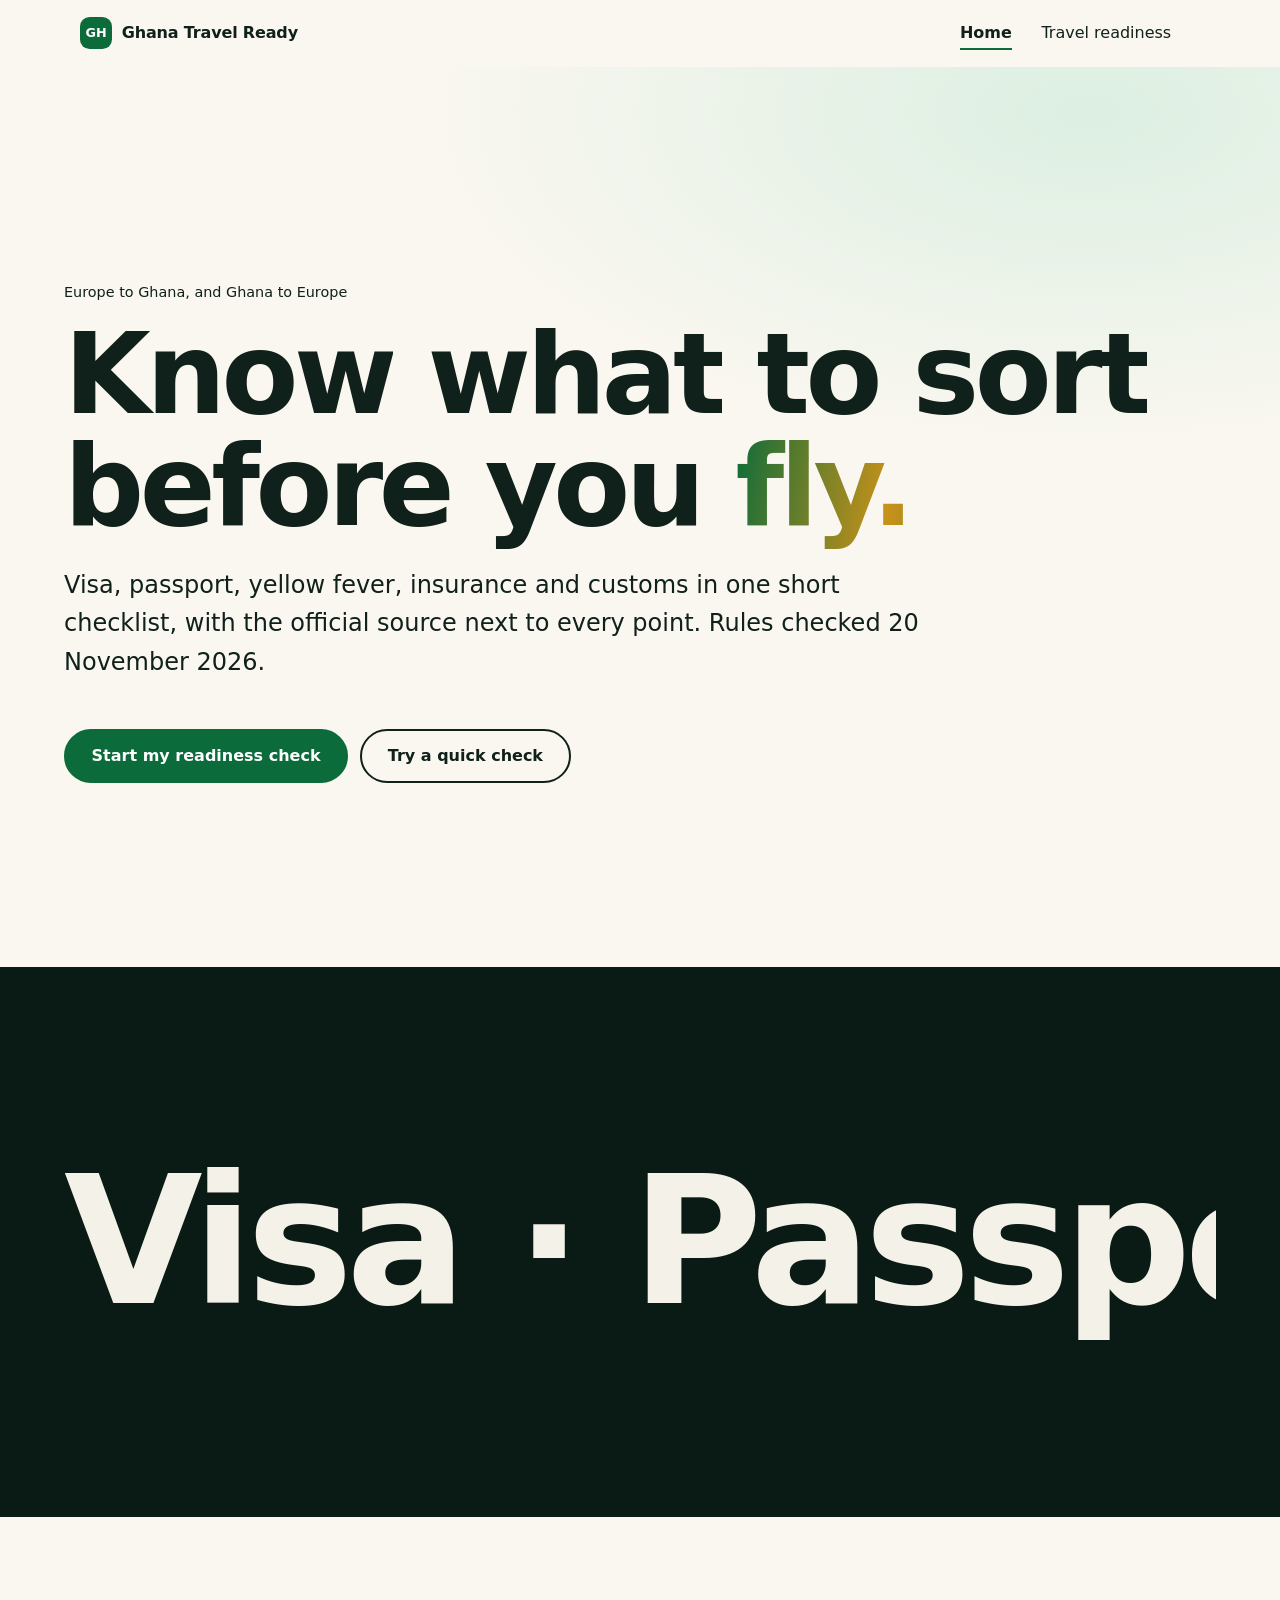
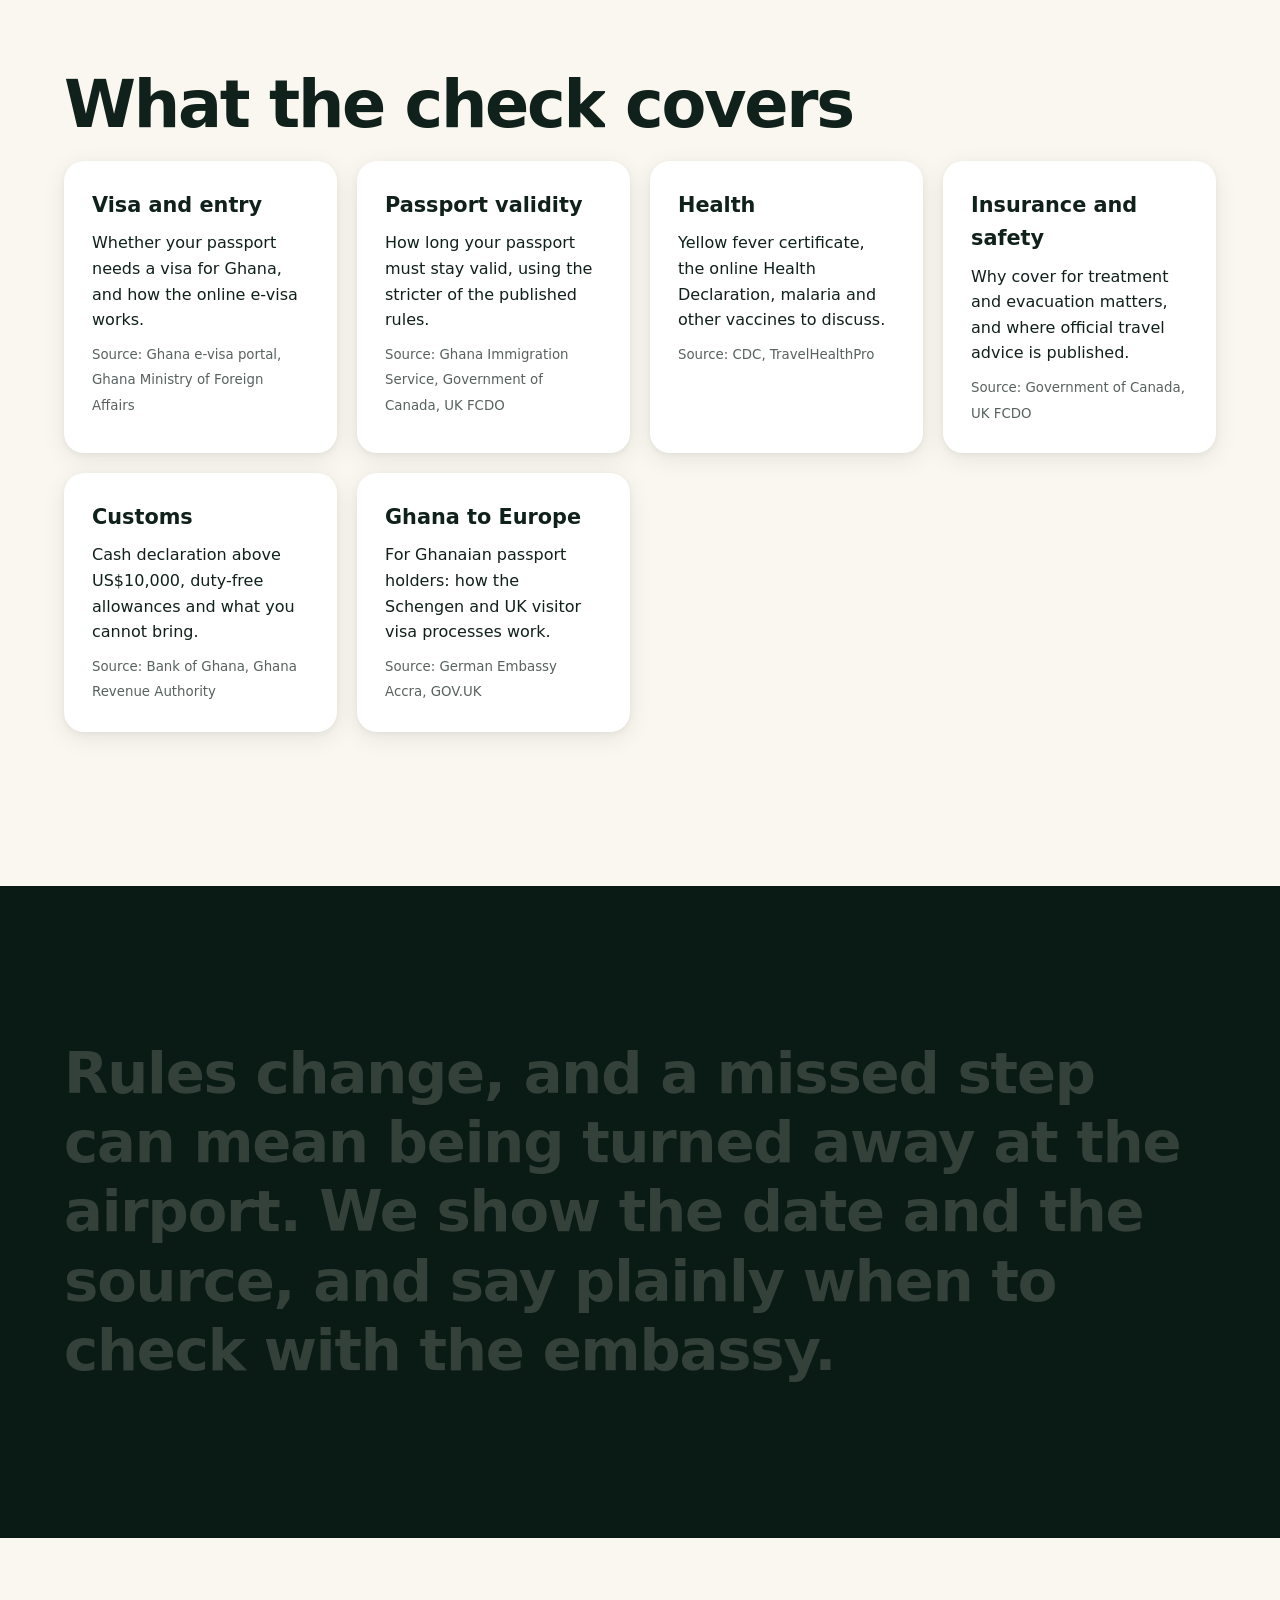
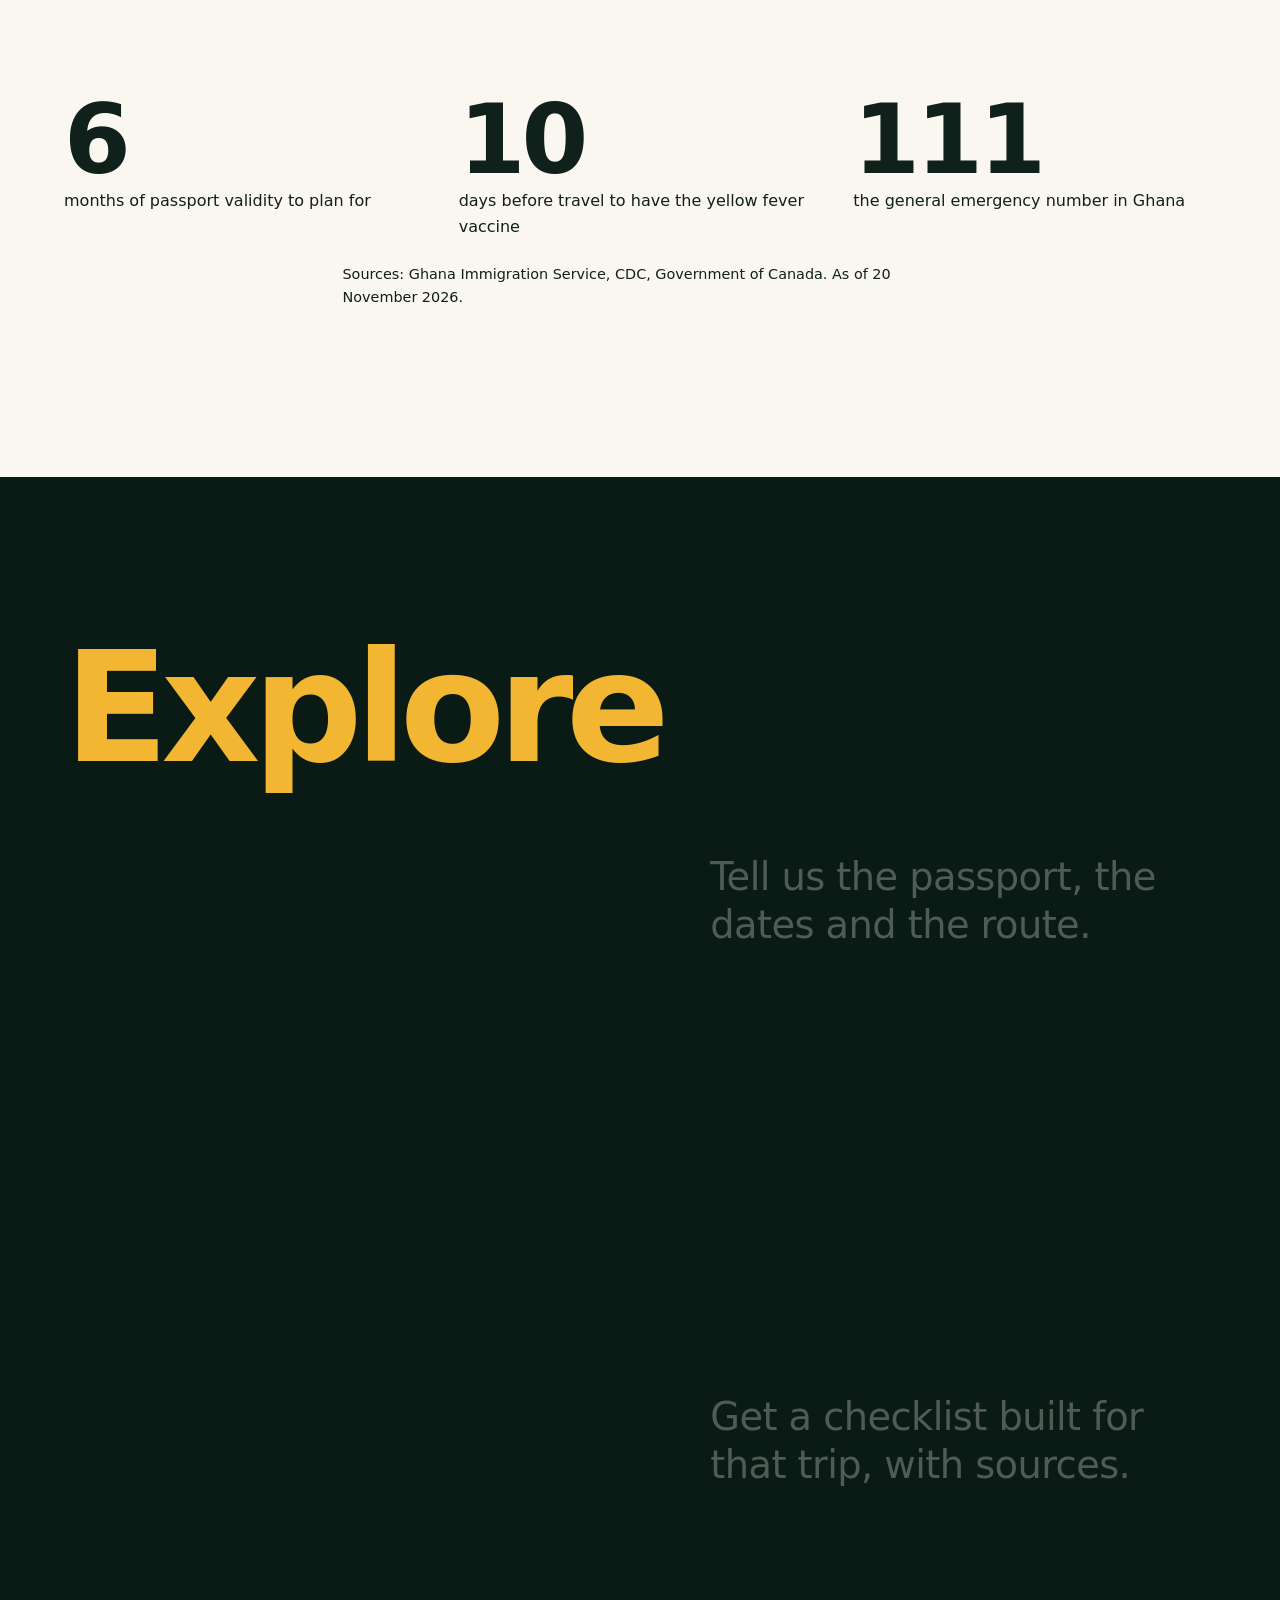
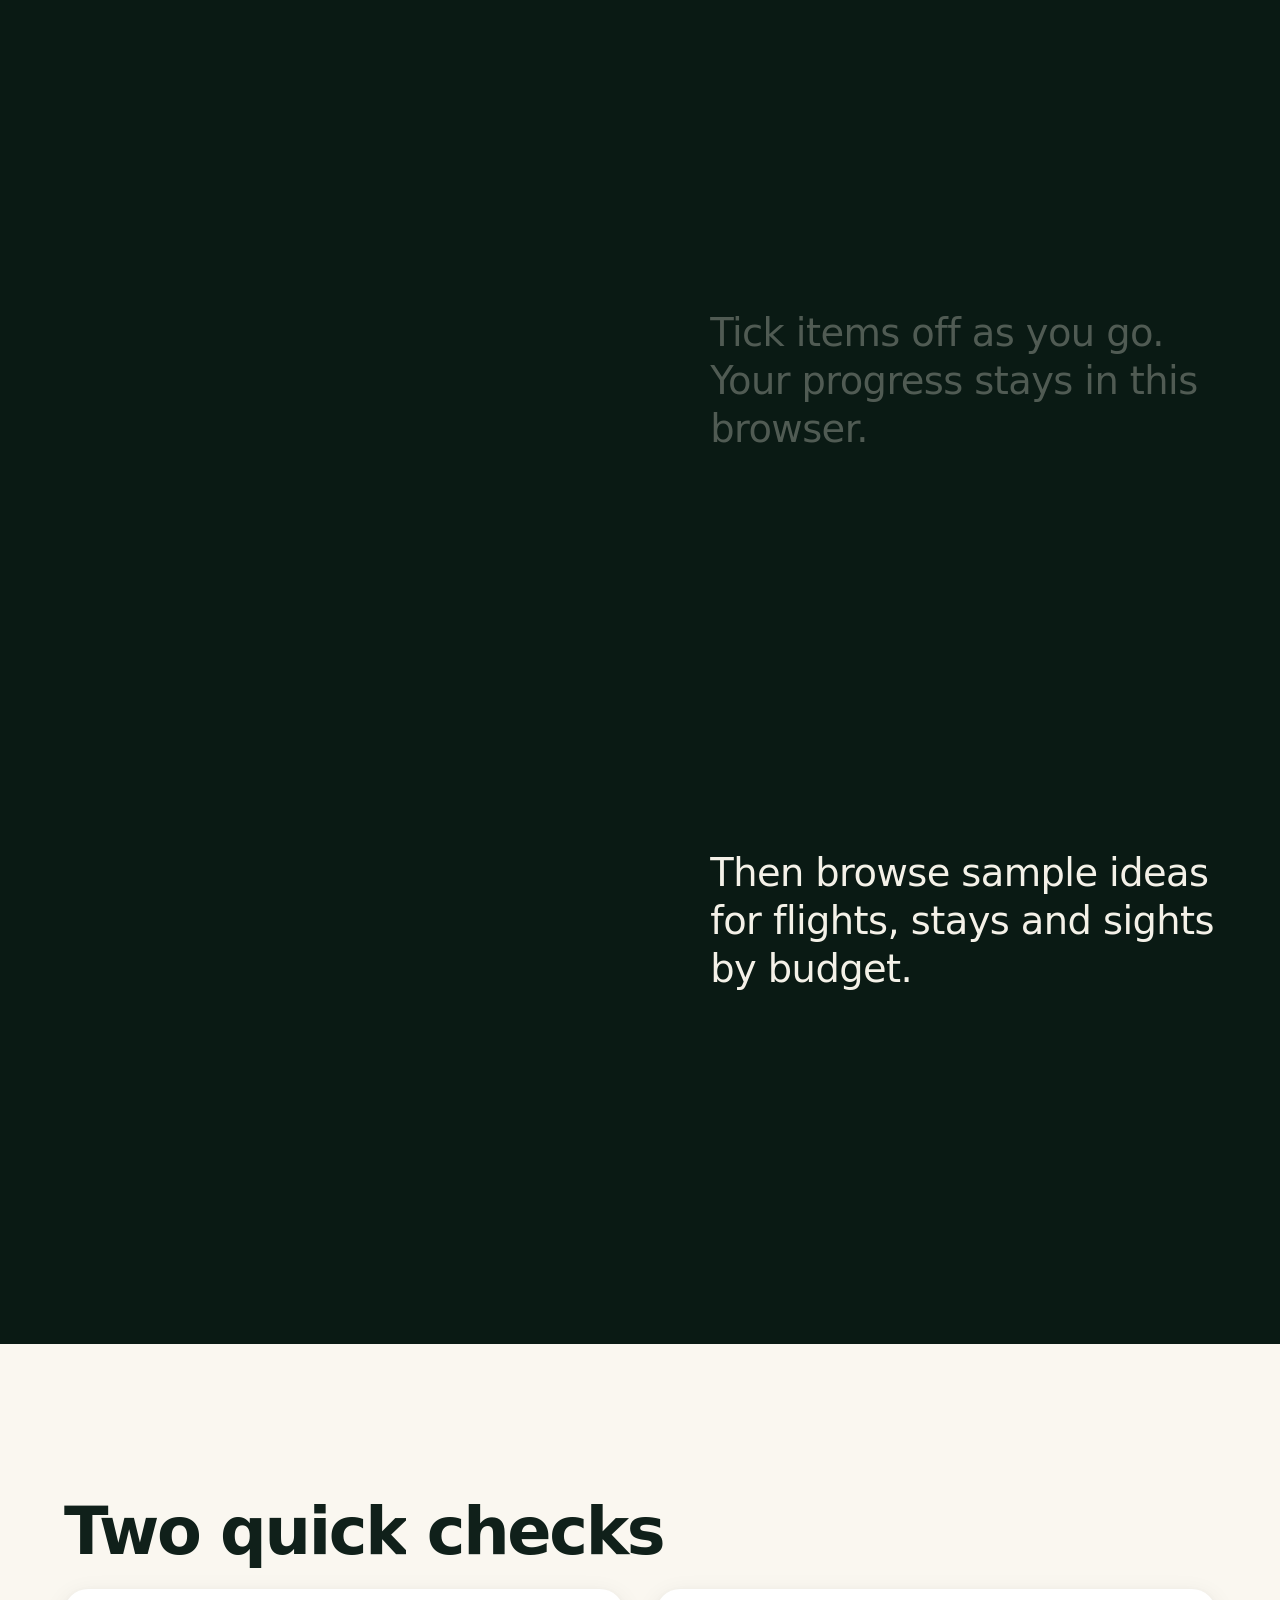
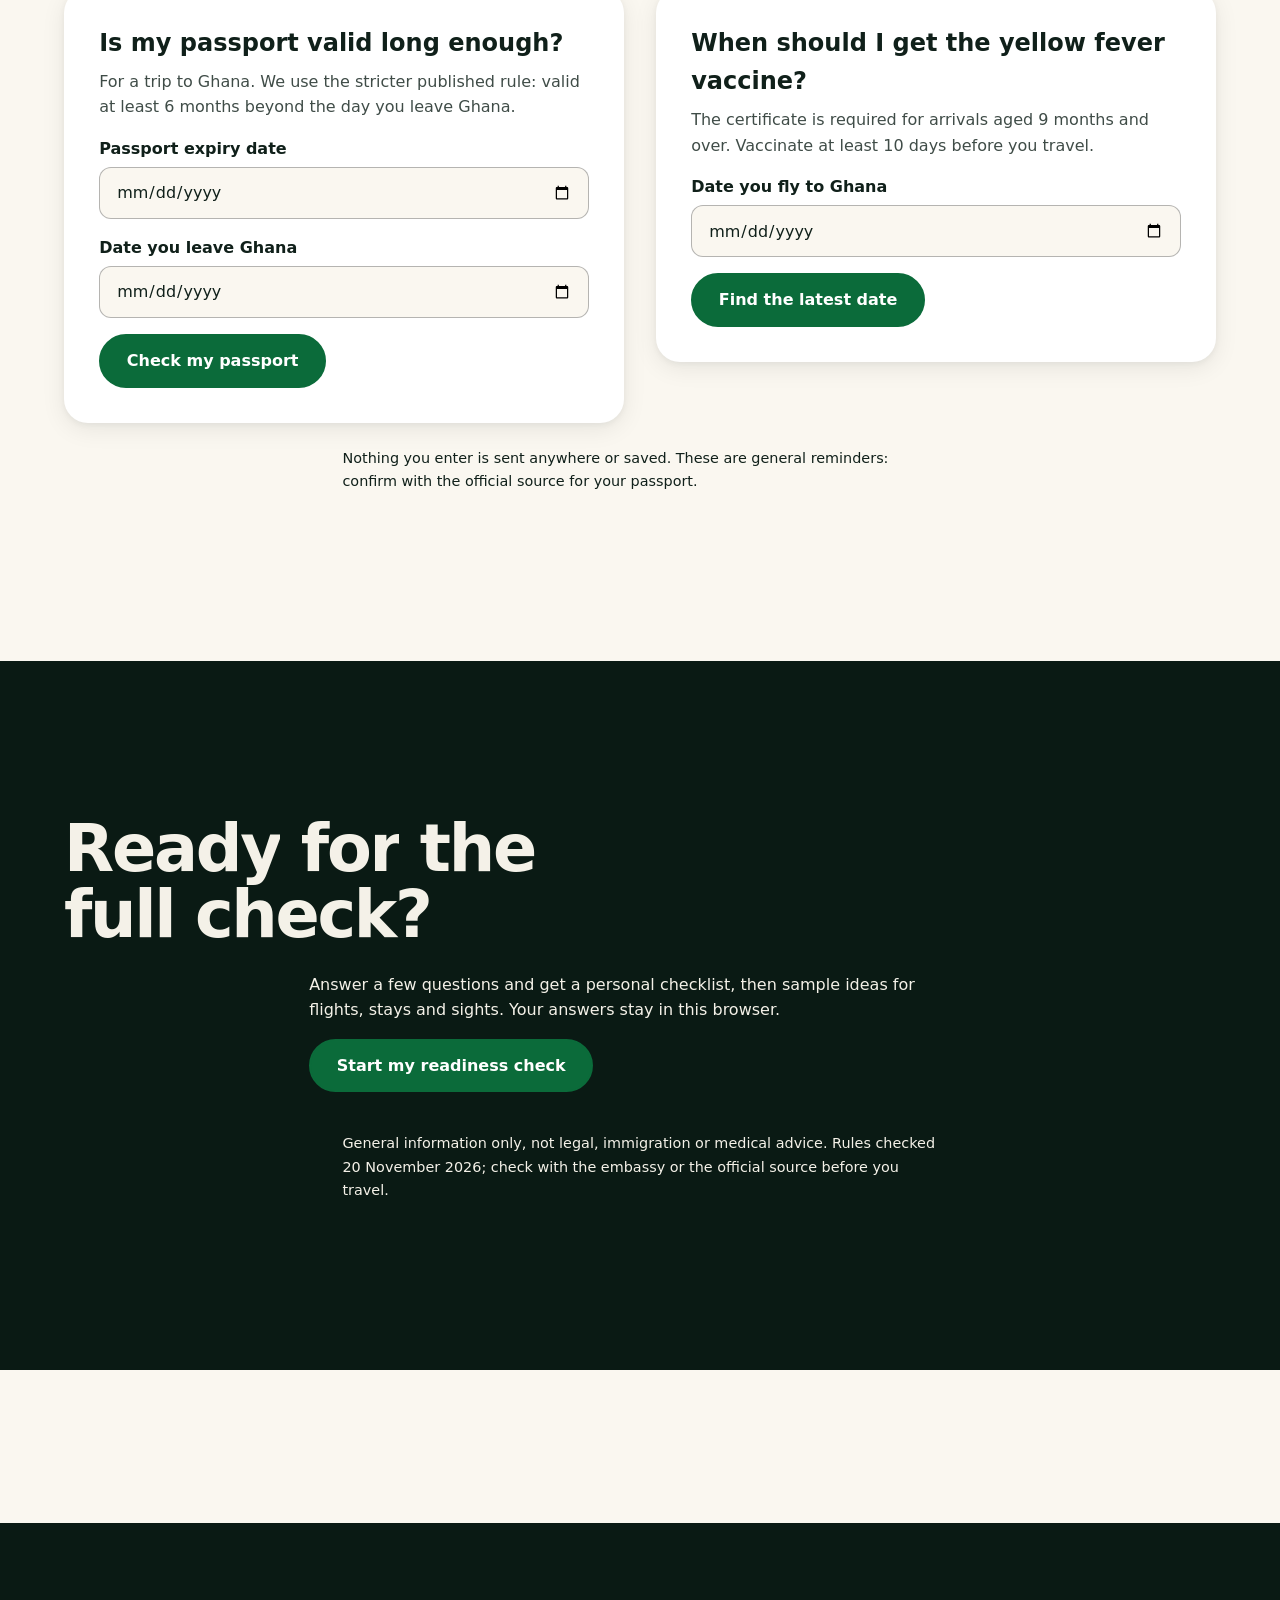
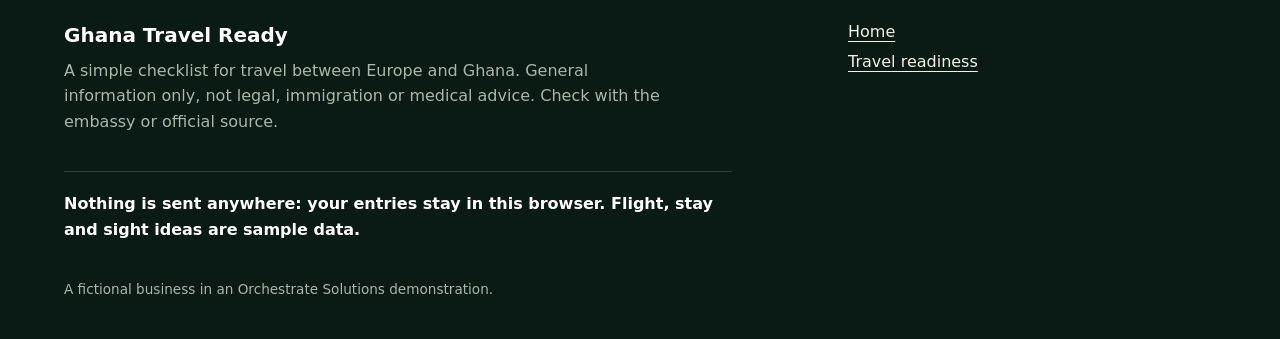
<file: index.html>
<!doctype html>
<html lang="en">
<head>
<meta charset="utf-8">
<meta name="viewport" content="width=device-width, initial-scale=1">
<title>Ghana Travel Ready: know what to sort before you fly</title>
<meta name="description" content="A simple readiness check for trips between Europe and Ghana: visa, passport, yellow fever, insurance and customs, with the source for each point. Nothing is sent; entries stay in this browser.">
<style>@view-transition { navigation: auto; }</style>
<link rel="stylesheet" href="css/tokens.css">
<link rel="stylesheet" href="css/layout.css">
<link rel="stylesheet" href="css/site.css">
<style>
.h-hero{min-height:100svh;display:flex;flex-direction:column;justify-content:center;padding:6rem max(1rem,5vw) 4rem;background:radial-gradient(60rem 30rem at 85% 5%,var(--accent-soft),transparent 70%),var(--bg)}
.h-hero h1{font-size:clamp(3rem,9vw,7rem);line-height:1;letter-spacing:-.04em;margin:0 0 1.5rem;max-width:15ch}
.h-hero .lead{font-size:clamp(1.1rem,2vw,1.5rem);max-width:58ch;margin:0 0 2rem;opacity:.85}
.kin{background:var(--gradient-text);-webkit-background-clip:text;background-clip:text;color:transparent;background-size:200% 100%;animation:h-sweep 6s linear infinite}
@keyframes h-sweep{to{background-position:-200% 0}}
.h-btn{display:inline-flex;align-items:center;min-height:48px;padding:.75rem 1.6rem;border-radius:999px;background:var(--accent);color:var(--on-accent);font:inherit;font-weight:700;text-decoration:none;border:2px solid var(--accent);cursor:pointer;transition:transform .3s cubic-bezier(.2,.7,.2,1),box-shadow .3s}
.h-btn:hover{transform:translateY(-3px);box-shadow:0 10px 24px rgba(0,0,0,.2)}
.h-btn--ghost{background:transparent;color:inherit;border-color:currentColor;margin-left:.75rem}
.h-big{font-size:clamp(2.2rem,6vw,4.5rem);line-height:1.05;letter-spacing:-.03em;margin:0 0 2rem;max-width:18ch}
.h-marq{overflow:hidden;white-space:nowrap}.h-marq span{display:inline-block;font-size:clamp(4rem,14vw,12rem);font-weight:800;letter-spacing:-.04em;padding-right:2rem}
.h-state{font-size:clamp(1.8rem,4.5vw,3.6rem);line-height:1.2;letter-spacing:-.02em;max-width:26ch;margin:0}
.h-cards{display:grid;grid-template-columns:repeat(auto-fit,minmax(min(100%,17rem),1fr));gap:1.25rem;margin:0;padding:0;list-style:none}
.h-card{border-radius:1.25rem;padding:1.75rem;background:var(--surface);color:var(--text);box-shadow:var(--shadow);transition:transform .3s cubic-bezier(.2,.7,.2,1)}
.h-card:hover{transform:translateY(-4px)}.h-card h3{margin:0 0 .5rem;font-size:1.3rem}.h-card p{margin:0 0 .5rem}.h-card small{opacity:.7}
.h-nums{display:grid;grid-template-columns:repeat(auto-fit,minmax(11rem,1fr));gap:2rem}
.h-nums b{display:block;font-size:clamp(3rem,8vw,6rem);letter-spacing:-.04em;line-height:1}
.h-steps{display:grid;grid-template-columns:1fr 1fr;gap:3rem;align-items:start}
.h-steps [data-step-word]{position:sticky;top:20vh;font-size:clamp(3.5rem,12vw,10rem);font-weight:800;letter-spacing:-.05em;line-height:1;color:var(--accent-on-dark)}
.h-steps .step{min-height:60vh;display:flex;align-items:center;font-size:clamp(1.5rem,3vw,2.5rem);line-height:1.25;max-width:22ch}
.h-two{display:grid;grid-template-columns:repeat(auto-fit,minmax(min(100%,22rem),1fr));gap:2rem;align-items:start}
.h-tool{background:var(--surface);color:var(--text);border-radius:1.5rem;padding:clamp(1.25rem,3vw,2.2rem);box-shadow:var(--shadow)}
.h-tool h3{margin:0 0 .4rem;font-size:1.5rem}.h-tool p.sub{margin:0 0 1rem;opacity:.8}
.h-field{display:grid;gap:.35rem;margin-block:1rem}.h-field label{font-weight:600}
.h-field input{font:inherit;min-height:44px;padding:.7rem 1rem;border-radius:12px;border:1.5px solid rgba(127,127,127,.55);background:var(--bg);color:inherit;width:100%}
.h-field input[aria-invalid="true"]{border-color:var(--danger)}
.h-err{color:var(--danger);font-weight:600;font-size:.9rem}.h-err:empty{display:none}
.h-out{margin:1.25rem 0 0;padding:1rem 1.2rem;border-radius:14px;background:var(--surface-2);font-weight:600;animation:h-in .5s cubic-bezier(.2,.7,.2,1)}
.h-out[hidden]{display:none}.h-out.ok{border-left:6px solid var(--success)}.h-out.warn{border-left:6px solid var(--danger)}
.h-out small{display:block;font-weight:400;opacity:.8;margin-top:.4rem}
@keyframes h-in{from{opacity:0;transform:translateY(8px)}to{opacity:1;transform:none}}
.h-note{font-size:.9rem;opacity:.75;max-width:65ch}
@media(max-width:700px){.h-steps{grid-template-columns:1fr}.h-steps [data-step-word]{position:static}.h-steps .step{min-height:auto;padding-block:1.5rem}.h-btn--ghost{margin:.75rem 0 0}}
@media(prefers-reduced-motion:reduce){.kin{animation:none}.h-out{animation:none}}
</style>
<script src="js/nav.js" defer></script>
<script src="js/motion.js" defer></script>
<script src="js/app.js" defer></script>
</head>
<body>
<main id="main">

<section class="h-hero" id="top">
  <p class="h-note" data-reveal>Europe to Ghana, and Ghana to Europe</p>
  <h1 data-words>Know what to sort before you <span class="kin">fly.</span></h1>
  <p class="lead" data-reveal>Visa, passport, yellow fever, insurance and customs in one short checklist, with the official source next to every point. Rules checked 20 November 2026.</p>
  <p data-reveal><a class="h-btn" href="pages/readiness.html">Start my readiness check</a><a class="h-btn h-btn--ghost" href="#quick">Try a quick check</a></p>
</section>

<section class="band band--dark" aria-label="What the check covers">
  <div class="h-marq" data-marquee aria-hidden="true"><span>Visa · Passport · Yellow fever · Insurance · Customs · Entry rules · Visa · Passport · Yellow fever · Insurance · Customs · Entry rules · </span></div>
</section>

<section class="band" id="covers" aria-labelledby="cov-h">
  <h2 class="h-big" id="cov-h" data-words>What the check covers</h2>
  <ul class="h-cards">
    <li class="h-card" data-reveal><h3>Visa and entry</h3><p>Whether your passport needs a visa for Ghana, and how the online e-visa works.</p><small>Source: Ghana e-visa portal, Ghana Ministry of Foreign Affairs</small></li>
    <li class="h-card" data-reveal><h3>Passport validity</h3><p>How long your passport must stay valid, using the stricter of the published rules.</p><small>Source: Ghana Immigration Service, Government of Canada, UK FCDO</small></li>
    <li class="h-card" data-reveal><h3>Health</h3><p>Yellow fever certificate, the online Health Declaration, malaria and other vaccines to discuss.</p><small>Source: CDC, TravelHealthPro</small></li>
    <li class="h-card" data-reveal><h3>Insurance and safety</h3><p>Why cover for treatment and evacuation matters, and where official travel advice is published.</p><small>Source: Government of Canada, UK FCDO</small></li>
    <li class="h-card" data-reveal><h3>Customs</h3><p>Cash declaration above US$10,000, duty-free allowances and what you cannot bring.</p><small>Source: Bank of Ghana, Ghana Revenue Authority</small></li>
    <li class="h-card" data-reveal><h3>Ghana to Europe</h3><p>For Ghanaian passport holders: how the Schengen and UK visitor visa processes work.</p><small>Source: German Embassy Accra, GOV.UK</small></li>
  </ul>
</section>

<section class="band band--dark">
  <p class="h-state" data-fill>Rules change, and a missed step can mean being turned away at the airport. We show the date and the source, and say plainly when to check with the embassy.</p>
</section>

<section class="band" id="nums" aria-label="Key numbers">
  <div class="h-nums">
    <div data-reveal><b data-count="6">6</b>months of passport validity to plan for</div>
    <div data-reveal><b data-count="10">10</b>days before travel to have the yellow fever vaccine</div>
    <div data-reveal><b data-count="112">112</b>the general emergency number in Ghana</div>
  </div>
  <p class="h-note" style="margin-top:1.5rem" data-reveal>Sources: Ghana Immigration Service, CDC, Government of Canada. As of 20 November 2026.</p>
</section>

<section class="band band--dark" id="how">
  <div class="h-steps" data-sticky-steps>
    <div data-step-word aria-hidden="true">Tell us</div>
    <div>
      <div class="step" data-step="Tell us">Tell us the passport, the dates and the route.</div>
      <div class="step" data-step="Check">Get a checklist built for that trip, with sources.</div>
      <div class="step" data-step="Tick off">Tick items off as you go. Your progress stays in this browser.</div>
      <div class="step" data-step="Explore">Then browse sample ideas for flights, stays and sights by budget.</div>
    </div>
  </div>
</section>

<section class="band" id="quick" aria-labelledby="q-h">
  <h2 class="h-big" id="q-h" data-words>Two quick checks</h2>
  <div class="h-two">
    <form class="h-tool" id="pp" novalidate data-reveal aria-labelledby="pp-h">
      <h3 id="pp-h">Is my passport valid long enough?</h3>
      <p class="sub">For a trip to Ghana. We use the stricter published rule: valid at least 6 months beyond the day you leave Ghana.</p>
      <div class="h-field"><label for="pp-exp">Passport expiry date</label><input id="pp-exp" type="date" required><span class="h-err" id="pp-exp-e"></span></div>
      <div class="h-field"><label for="pp-ret">Date you leave Ghana</label><input id="pp-ret" type="date" required><span class="h-err" id="pp-ret-e"></span></div>
      <button class="h-btn" type="submit">Check my passport</button>
      <div class="h-out" id="pp-out" role="status" hidden></div>
    </form>
    <form class="h-tool" id="yf" novalidate data-reveal aria-labelledby="yf-h">
      <h3 id="yf-h">When should I get the yellow fever vaccine?</h3>
      <p class="sub">The certificate is required for arrivals aged 9 months and over. Vaccinate at least 10 days before you travel.</p>
      <div class="h-field"><label for="yf-dep">Date you fly to Ghana</label><input id="yf-dep" type="date" required><span class="h-err" id="yf-dep-e"></span></div>
      <button class="h-btn" type="submit">Find the latest date</button>
      <div class="h-out" id="yf-out" role="status" hidden></div>
    </form>
  </div>
  <p class="h-note" style="margin-top:1.5rem" data-reveal>Nothing you enter is sent anywhere or saved. These are general reminders: confirm with the official source for your passport.</p>
</section>

<section class="band band--dark" id="go">
  <h2 class="h-big" data-words>Ready for the full check?</h2>
  <p class="prose" data-reveal>Answer a few questions and get a personal checklist, then sample ideas for flights, stays and sights. Your answers stay in this browser.</p>
  <p data-reveal><a class="h-btn" href="pages/readiness.html">Start my readiness check</a></p>
  <p class="h-note" style="margin-top:2.5rem" data-reveal>General information only, not legal, immigration or medical advice. Rules checked 20 November 2026; check with the embassy or the official source before you travel.</p>
</section>

</main>
</body>
</html>
</file>
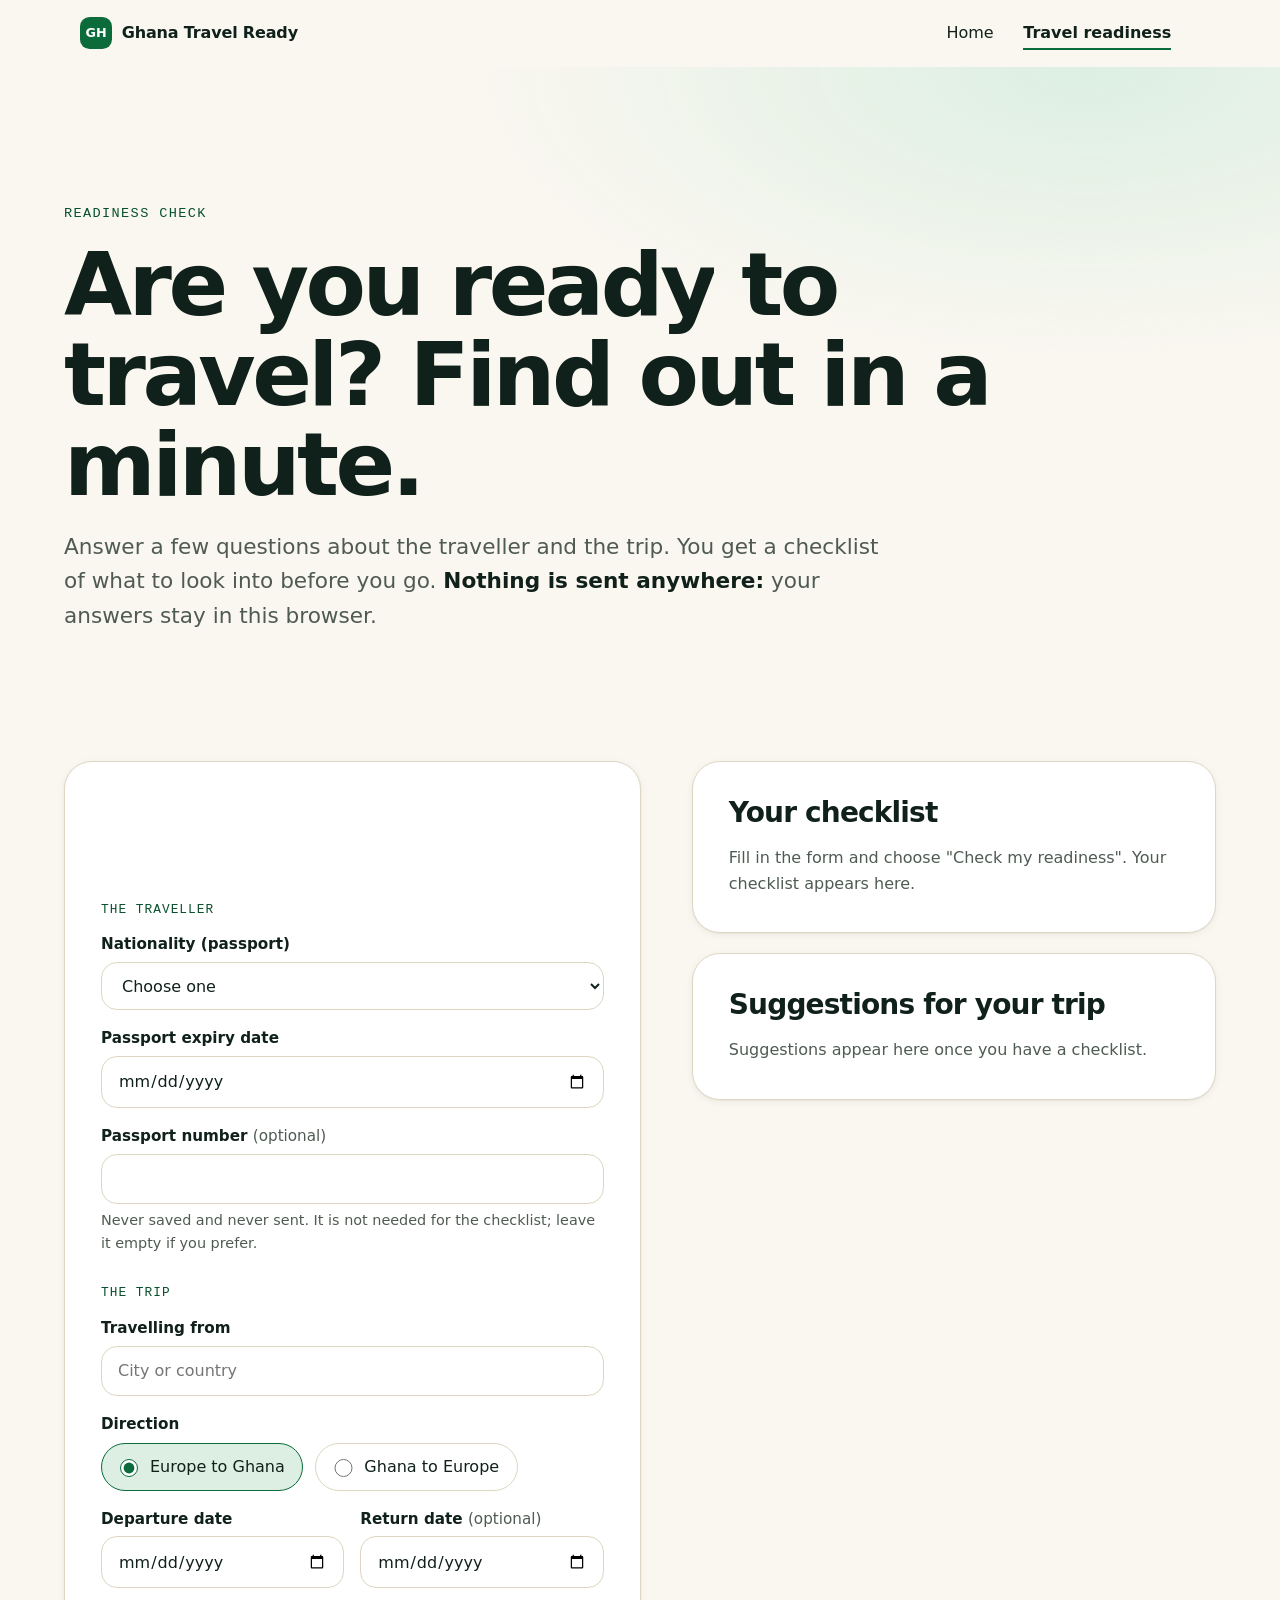
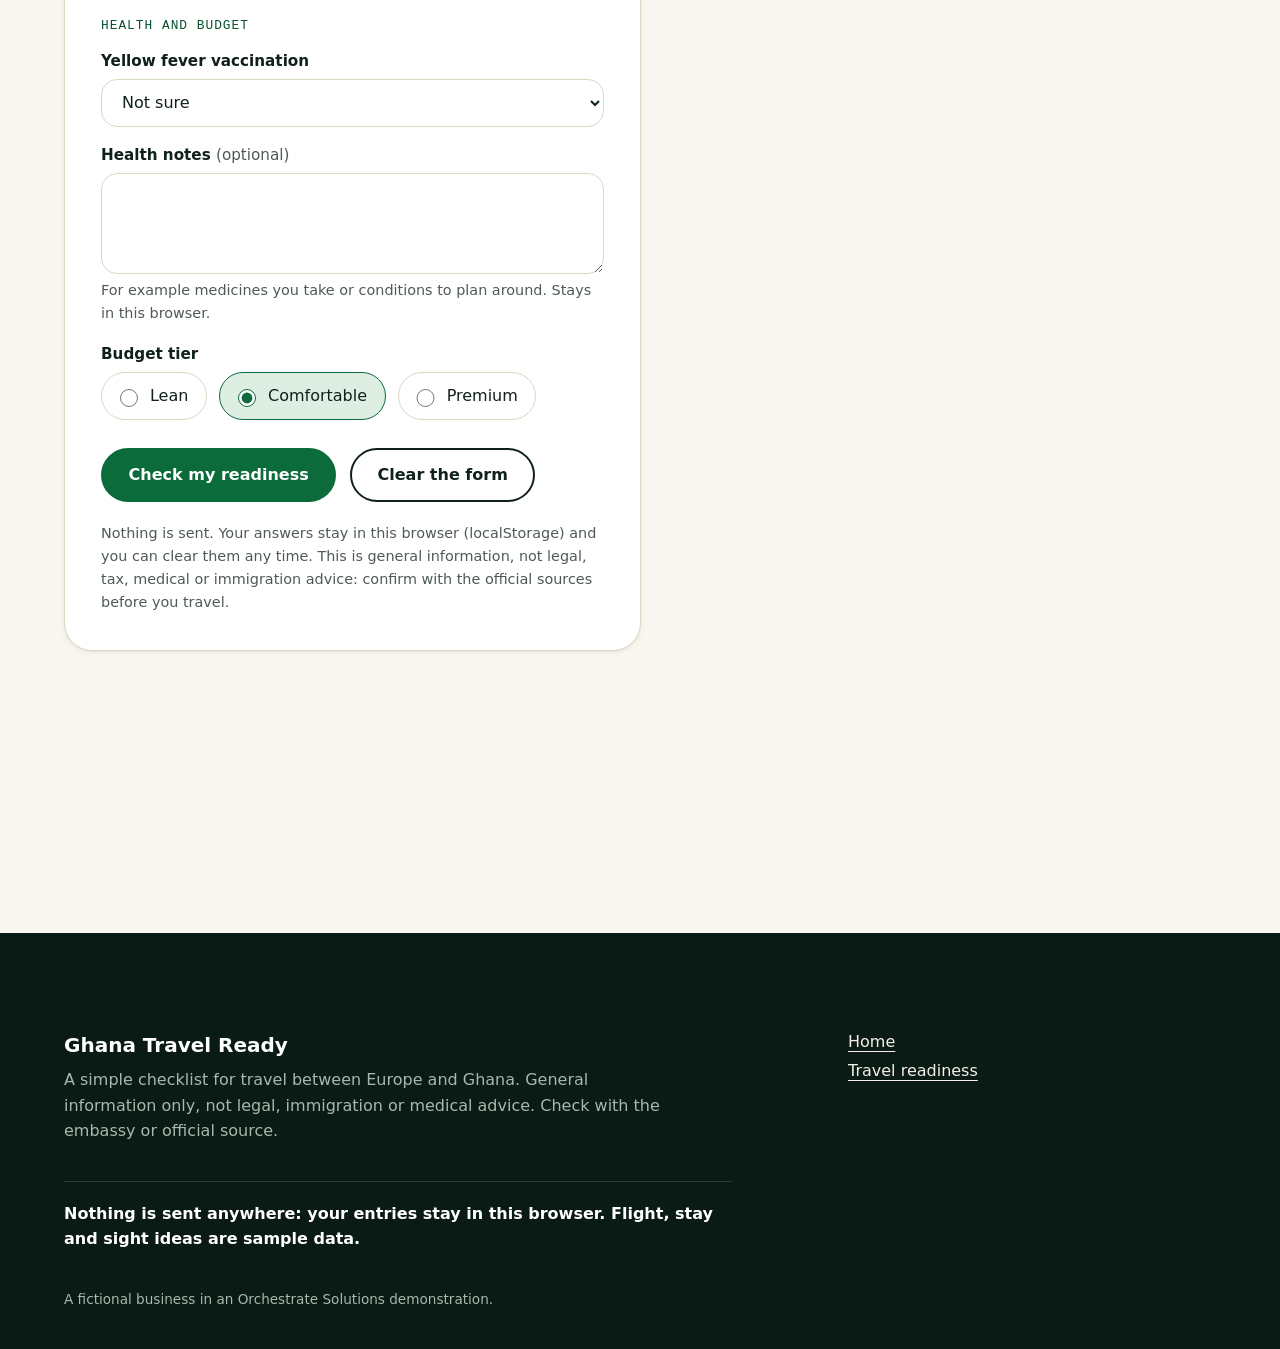
<file: pages/readiness.html>
<!doctype html>
<html lang="en">
<head>
<meta charset="utf-8">
<meta name="viewport" content="width=device-width, initial-scale=1">
<title>Travel readiness check | Ghana Travel Ready</title>
<meta name="description" content="Tell us who is travelling and when, and get a readiness checklist for a trip between Europe and Ghana. Nothing is sent; entries stay in this browser.">
<style>@view-transition { navigation: auto; }</style>
<link rel="stylesheet" href="../css/tokens.css">
<link rel="stylesheet" href="../css/layout.css">
<link rel="stylesheet" href="../css/site.css">
<link rel="stylesheet" href="../css/picks.css">
<link rel="stylesheet" href="../css/readiness.css">
<script src="../js/nav.js" defer></script>
<script src="../js/motion.js" defer></script>
<script src="../js/app.js" defer></script>
<script src="../js/checklist-data.js" defer></script>
<script src="../js/picks.js" defer></script>
<script src="../js/tools.js" defer></script>
</head>
<body>
<main id="main">

  <section class="rd-hero" aria-labelledby="rd-h1">
    <p class="rd-eyebrow" data-reveal>Readiness check</p>
    <h1 id="rd-h1" data-words>Are you ready to travel? Find out in a minute.</h1>
    <p class="rd-lead" data-reveal>Answer a few questions about the traveller and the trip. You get a checklist of what to look into before you go. <strong>Nothing is sent anywhere:</strong> your answers stay in this browser.</p>
  </section>

  <section class="band rd-main" aria-labelledby="rd-form-h">
    <div class="rd-grid">
      <form id="readiness-form" class="rd-form" novalidate autocomplete="off" aria-labelledby="rd-form-h">
        <h2 id="rd-form-h" class="rd-h2" data-reveal>About the traveller and the trip</h2>

        <fieldset class="rd-set">
          <legend>The traveller</legend>
          <div class="rd-field">
            <label for="f-nationality">Nationality (passport)</label>
            <select id="f-nationality" name="nationality" required aria-describedby="f-nationality-err">
              <option value="">Choose one</option>
              <option value="canada">Canada</option>
              <option value="uk">United Kingdom</option>
              <option value="eu">EU / Schengen state</option>
              <option value="china">China</option>
              <option value="india">India</option>
              <option value="japan">Japan</option>
              <option value="south-korea">South Korea</option>
              <option value="philippines">Philippines</option>
              <option value="vietnam">Vietnam</option>
              <option value="malaysia">Malaysia</option>
              <option value="pakistan">Pakistan</option>
              <option value="bangladesh">Bangladesh</option>
              <option value="singapore">Singapore</option>
              <option value="ghana">Ghana</option>
              <option value="ecowas">Another ECOWAS state</option>
              <option value="africa-other">Other African Union state</option>
              <option value="caribbean">Caribbean state (for example Barbados, Jamaica, Trinidad and Tobago)</option>
              <option value="other">Another nationality</option>
            </select>
            <p class="rd-error" id="f-nationality-err" role="alert" hidden></p>
          </div>
          <div class="rd-field">
            <label for="f-passport-expiry">Passport expiry date</label>
            <input id="f-passport-expiry" name="passportExpiry" type="date" required aria-describedby="f-passport-expiry-err">
            <p class="rd-error" id="f-passport-expiry-err" role="alert" hidden></p>
          </div>
          <div class="rd-field">
            <label for="f-passport-no">Passport number <span class="rd-opt">(optional)</span></label>
            <input id="f-passport-no" name="passportNumber" type="text" inputmode="text" autocomplete="off" autocapitalize="characters" spellcheck="false" maxlength="20" aria-describedby="f-passport-no-hint">
            <p class="rd-hint" id="f-passport-no-hint">Never saved and never sent. It is not needed for the checklist; leave it empty if you prefer.</p>
          </div>
        </fieldset>

        <fieldset class="rd-set">
          <legend>The trip</legend>
          <div class="rd-field">
            <label for="f-from">Travelling from</label>
            <input id="f-from" name="from" type="text" autocomplete="off" placeholder="City or country" aria-describedby="f-from-err">
            <p class="rd-error" id="f-from-err" role="alert" hidden></p>
          </div>
          <fieldset class="rd-choice" aria-describedby="f-direction-err">
            <legend>Direction</legend>
            <label class="rd-radio"><input type="radio" name="direction" value="eu-gh" checked><span>Europe to Ghana</span></label>
            <label class="rd-radio"><input type="radio" name="direction" value="gh-eu"><span>Ghana to Europe</span></label>
            <p class="rd-error" id="f-direction-err" role="alert" hidden></p>
          </fieldset>
          <div class="rd-row">
            <div class="rd-field">
              <label for="f-depart">Departure date</label>
              <input id="f-depart" name="depart" type="date" required aria-describedby="f-depart-err">
              <p class="rd-error" id="f-depart-err" role="alert" hidden></p>
            </div>
            <div class="rd-field">
              <label for="f-return">Return date <span class="rd-opt">(optional)</span></label>
              <input id="f-return" name="return" type="date" aria-describedby="f-return-err">
              <p class="rd-error" id="f-return-err" role="alert" hidden></p>
            </div>
          </div>
        </fieldset>

        <fieldset class="rd-set">
          <legend>Health and budget</legend>
          <div class="rd-field">
            <label for="f-yf">Yellow fever vaccination</label>
            <select id="f-yf" name="yellowFever" aria-describedby="f-yf-err">
              <option value="unsure">Not sure</option>
              <option value="yes">Yes, vaccinated</option>
              <option value="no">No, not vaccinated</option>
            </select>
            <p class="rd-error" id="f-yf-err" role="alert" hidden></p>
          </div>
          <div class="rd-field">
            <label for="f-health-notes">Health notes <span class="rd-opt">(optional)</span></label>
            <textarea id="f-health-notes" name="healthNotes" rows="3" maxlength="500" aria-describedby="f-health-hint"></textarea>
            <p class="rd-hint" id="f-health-hint">For example medicines you take or conditions to plan around. Stays in this browser.</p>
          </div>
          <fieldset class="rd-choice">
            <legend>Budget tier</legend>
            <label class="rd-radio"><input type="radio" name="budget" value="lean"><span>Lean</span></label>
            <label class="rd-radio"><input type="radio" name="budget" value="comfortable" checked><span>Comfortable</span></label>
            <label class="rd-radio"><input type="radio" name="budget" value="premium"><span>Premium</span></label>
          </fieldset>
        </fieldset>

        <div class="rd-actions">
          <button type="submit" class="rd-btn" id="rd-submit">Check my readiness</button>
          <button type="reset" class="rd-btn rd-btn--ghost" id="rd-reset">Clear the form</button>
        </div>
        <p class="rd-privacy">Nothing is sent. Your answers stay in this browser (localStorage) and you can clear them any time. This is general information, not legal, tax, medical or immigration advice: confirm with the official sources before you travel.</p>
      </form>

      <div class="rd-results" aria-live="polite">
        <div id="checklist" class="rd-panel" data-checklist>
          <h2 class="rd-h2 rd-h2--sm">Your checklist</h2>
          <p class="rd-empty">Fill in the form and choose "Check my readiness". Your checklist appears here.</p>
        </div>
        <div id="picks" class="rd-panel" data-picks>
          <h2 class="rd-h2 rd-h2--sm">Suggestions for your trip</h2>
          <p class="rd-empty">Suggestions appear here once you have a checklist.</p>
        </div>
      </div>
    </div>
  </section>

</main>
</body>
</html>
</file>
<file: css/tokens.css>
/* tokens.css — Designer. The look for the Ghana travel readiness: warm, clear, reassuring.
   Palette: deep forest-ink neutrals on warm sand paper, ONE accent: Ghana green (#0b6b3a, 6.3:1 on white); gold only on dark.
   Type: system fonts only; a bold display scale with clamp() and tight tracking on large type.
   Motion: one easing, 400-900 ms, 60 ms stagger. Animate only transform, opacity, filter. */
:root {
  /* palette */
  --bg: #faf7f0;
  --surface: #ffffff;
  --surface-2: #f0eadb;
  --text: #10201a;            /* 15:1 on --bg */
  --text-muted: #4f5b52;      /* 6.6:1 on --bg */
  --line: #ddd6c3;
  --dark: #0a1a14;            /* deep forest band */
  --dark-2: #12271e;
  --on-dark: #f4f1e8;         /* 14:1 on --dark */
  --on-dark-muted: #a9b8ad;   /* 7.6:1 on --dark */
  --accent: #0b6b3a;
  --accent-strong: #07502b;
  --accent-soft: #dcefe2;
  --accent-on-dark: #f2b632;  /* 7:1 on --dark */
  --on-accent: #ffffff;
  --success: #1c6b4a;
  --danger: #b00020;
  --focus: #1a56db;

  /* type */
  --font-sans: system-ui, -apple-system, "Segoe UI", Roboto, "Helvetica Neue", Arial, sans-serif;
  --font-display: system-ui, -apple-system, "Segoe UI", Roboto, "Helvetica Neue", Arial, sans-serif;
  --font-mono: ui-monospace, SFMono-Regular, Menlo, Consolas, monospace;
  --fs-xs: .8125rem;
  --fs-sm: .9375rem;
  --fs-base: 1.0625rem;
  --fs-lg: clamp(1.2rem, 1rem + .8vw, 1.5rem);
  --fs-step: clamp(1.5rem, 1.1rem + 1.6vw, 2.5rem);   /* scrollytelling step text */
  --fs-h2: clamp(2rem, 1.2rem + 3.6vw, 4.25rem);
  --fs-h1: clamp(2.75rem, 1.4rem + 6vw, 7rem);
  --fs-giant: clamp(5rem, 2rem + 16vw, 16rem);        /* marquee / changing word */
  --lh-tight: 1.02;
  --lh-snug: 1.2;
  --lh-body: 1.6;
  --track-display: -.035em;
  --track-h2: -.025em;
  --measure: 65ch;

  /* spacing, radius, shadow */
  --space-1: .25rem; --space-2: .5rem; --space-3: .75rem; --space-4: 1rem;
  --space-5: 1.5rem; --space-6: 2rem; --space-7: 3rem; --space-8: 4.5rem;
  --section: clamp(5rem, 12vw, 10rem);
  --gutter: clamp(1.25rem, 5vw, 4rem);
  --radius-sm: .5rem; --radius: 1rem; --radius-lg: 1.75rem; --radius-pill: 999px;
  --shadow-sm: 0 1px 2px rgba(10, 26, 20, .06), 0 2px 8px rgba(10, 26, 20, .05);
  --shadow: 0 6px 24px rgba(10, 26, 20, .08), 0 2px 6px rgba(10, 26, 20, .05);
  --shadow-lg: 0 24px 60px rgba(10, 26, 20, .16);
  --glow: radial-gradient(60% 60% at 50% 40%, rgba(11, 107, 58, .22), transparent 70%);
  --gradient-text: linear-gradient(100deg, #0b6b3a 0%, #c8921a 45%, #0b6b3a 100%);
  --gradient-text-dark: linear-gradient(100deg, #f2b632 0%, #ffe29a 50%, #f2b632 100%);

  /* motion */
  --ease: cubic-bezier(.2, .7, .2, 1);
  --dur-fast: 400ms;
  --dur: 650ms;
  --dur-slow: 900ms;
  --stagger: 60ms;
  --rise: 1.25rem;            /* reveal travel distance */
  --blur-in: 6px;             /* reveal start blur */
}

@media (prefers-reduced-motion: reduce) {
  :root { --dur-fast: 0ms; --dur: 0ms; --dur-slow: 0ms; --stagger: 0ms; --rise: 0; --blur-in: 0; }
}

/* CSS-only accents */
.text-gradient {
  background: var(--gradient-text);
  background-size: 200% 100%;
  -webkit-background-clip: text; background-clip: text;
  color: transparent; -webkit-text-fill-color: transparent;
}
.band--dark .text-gradient { background-image: var(--gradient-text-dark); }
.glow { background-image: var(--glow); }
</file>
<file: css/layout.css>
/* Layout, shell and motion (UI/UX). Colours and type come from tokens.css; fallbacks keep it working alone. */
@view-transition { navigation: auto; }
:root{--lx-bg:var(--bg,#fbf8f1);--lx-fg:var(--text,#171a14);--lx-accent:var(--accent,#a8431b);--lx-muted:var(--text-muted,#4d5a69);--lx-line:var(--line,#e1d9cb);--lx-dark:var(--dark,#10170f);--lx-on-dark:var(--on-dark,#f7f3ec);--lx-ease:var(--ease,cubic-bezier(.2,.7,.2,1));--lx-space:var(--section,clamp(5rem,12vw,10rem));--lx-gut:var(--gutter,clamp(1.25rem,5vw,4rem));--lx-max:78rem}
*,*::before,*::after{box-sizing:border-box}
html{scroll-behavior:smooth;scroll-padding-top:5rem;-webkit-text-size-adjust:100%}
body{margin:0;background:var(--lx-bg);color:var(--lx-fg);font-family:var(--font-sans,system-ui,sans-serif);line-height:1.6;overflow-x:hidden}
img,svg{max-width:100%;height:auto}
main{display:block;outline:none}
:focus-visible{outline:3px solid var(--focus,var(--lx-accent));outline-offset:3px;border-radius:4px}
.visually-hidden{position:absolute!important;width:1px;height:1px;overflow:hidden;clip:rect(0 0 0 0);white-space:nowrap}
.skip-link{position:fixed;left:1rem;top:-4rem;z-index:200;background:var(--lx-fg);color:var(--lx-bg);padding:.7rem 1rem;border-radius:.5rem;text-decoration:none;transition:top .2s}
.skip-link:focus{top:1rem}
.read-progress{position:fixed;inset:0 0 auto 0;height:3px;z-index:150;pointer-events:none}
.read-progress span{display:block;height:100%;background:var(--lx-accent);transform:scaleX(0);transform-origin:0 50%}
/* header */
.site-header{position:sticky;top:0;z-index:100;background:color-mix(in srgb,var(--lx-bg) 86%,transparent);backdrop-filter:saturate(1.4) blur(12px);border-bottom:1px solid transparent;transition:border-color .3s}
.site-header.is-scrolled{border-bottom-color:var(--lx-line)}
.site-header__inner{max-width:var(--lx-max);margin:0 auto;padding:.7rem var(--lx-gut);display:flex;align-items:center;gap:1rem}
.site-brand{display:flex;align-items:center;gap:.6rem;text-decoration:none;color:inherit;font-weight:700;letter-spacing:-.01em;margin-right:auto}
.site-brand__mark{display:grid;place-items:center;min-width:2rem;height:2rem;padding:0 .35rem;font-size:.8rem;border-radius:.6rem;background:var(--lx-accent);color:#fff;font-weight:800}
.site-nav ul,.site-footer ul{list-style:none;margin:0;padding:0;display:flex;gap:.25rem}
.site-nav a{display:block;padding:.55rem .8rem;border-radius:.6rem;color:inherit;text-decoration:none;position:relative}
.site-nav a::after{content:"";position:absolute;left:.8rem;right:.8rem;bottom:.3rem;height:2px;background:var(--lx-accent);transform:scaleX(0);transform-origin:0 50%;transition:transform .4s var(--lx-ease)}
.site-nav a:hover::after,.site-nav a[aria-current="page"]::after{transform:scaleX(1)}
.site-nav a[aria-current="page"]{font-weight:600}
.site-header__actions{display:flex;align-items:center;gap:.5rem}
.nav-toggle{display:none;width:2.75rem;height:2.75rem;border:1px solid var(--lx-line);border-radius:.7rem;background:transparent;color:inherit;cursor:pointer;place-items:center}
.nav-toggle__bars,.nav-toggle__bars::before{display:block;width:1.2rem;height:2px;background:currentColor;position:relative;transition:transform .3s var(--lx-ease)}
.nav-toggle__bars::before{content:"";position:absolute;top:-6px;left:0}
.is-open .nav-toggle__bars{transform:translateY(0) rotate(45deg)}.is-open .nav-toggle__bars::before{transform:translateY(6px) rotate(-90deg)}
@media (max-width:48rem){
  .nav-toggle{display:grid}
  .site-header__inner{flex-wrap:wrap}
  .site-brand{order:1}.site-header__actions{order:2}.nav-toggle{order:3}
  .site-nav{order:4;flex-basis:100%;display:none}
  .is-open .site-nav{display:block}
  .site-nav ul{flex-direction:column;padding-bottom:.6rem}
  .site-nav a{padding:.85rem .5rem;font-size:1.1rem}
}
/* footer */
.site-footer{background:var(--lx-dark);color:var(--lx-on-dark);padding:clamp(3rem,8vw,6rem) var(--lx-gut) 2rem;margin-top:var(--lx-space)}
.site-footer__inner{max-width:var(--lx-max);margin:0 auto;display:grid;gap:1.5rem 3rem;grid-template-columns:2fr 1fr}
.site-footer p{margin:.4rem 0;max-width:60ch;color:var(--on-dark-muted,#aab6c4)}
.site-footer strong{font-size:1.25rem;color:#fff}
.site-footer ul{flex-direction:column}
.site-footer a{color:var(--lx-on-dark);text-underline-offset:.25em}
.site-footer__test{grid-column:1/-1;color:#fff!important;font-weight:600;border-top:1px solid rgba(255,255,255,.14);padding-top:1.2rem}
.site-footer__small{grid-column:1/-1;font-size:.85rem}
@media (max-width:48rem){.site-footer__inner{grid-template-columns:1fr}}
/* bands */
.band{padding:var(--lx-space) var(--lx-gut)}
.band>*{max-width:var(--lx-max);margin-inline:auto}
.band--dark{background:var(--lx-dark);color:var(--lx-on-dark)}.band--dark [data-rotate],.band--dark .steps__word{color:var(--accent-on-dark,#ff9a82)}
.band h2,.hero h1{font-family:var(--font-display,inherit);letter-spacing:-.035em;line-height:1.02;text-wrap:balance}
.band h2{font-size:var(--fs-h2,clamp(2.2rem,6vw,4.5rem));margin:0 0 1.5rem}
.band p{max-width:65ch}
.hero{min-height:100svh;display:flex;flex-direction:column;justify-content:center;padding:6rem var(--lx-gut)}
.hero h1{font-size:var(--fs-h1,clamp(3rem,9vw,7rem));margin:0 0 1.5rem;max-width:16ch}
a{text-underline-offset:.2em}
.btn,button.btn{transition:transform .3s var(--lx-ease),box-shadow .3s}
.btn:hover{transform:translateY(-2px)}
/* reveal */
.js [data-reveal]{opacity:0;transform:translateY(28px);transition:opacity .8s var(--lx-ease),transform .8s var(--lx-ease)}
.js [data-reveal].is-in{opacity:1;transform:none}
.js [data-reveal][data-delay="1"]{transition-delay:.1s}.js [data-reveal][data-delay="2"]{transition-delay:.2s}.js [data-reveal][data-delay="3"]{transition-delay:.3s}
/* words */
[data-words] .w{display:inline-block;overflow:hidden;vertical-align:top;padding-bottom:.12em;margin-bottom:-.12em}
[data-words] .w>span{display:inline-block;opacity:0;transform:translateY(70%);filter:blur(6px);transition:transform .8s var(--lx-ease),opacity .8s var(--lx-ease),filter .8s var(--lx-ease);transition-delay:calc(var(--i,0)*60ms)}
[data-words].is-in .w>span{opacity:1;transform:none;filter:none}
/* kinetic word and gradient sweep */
[data-rotate]{display:inline-block;color:var(--lx-accent);transition:opacity .38s,transform .38s var(--lx-ease)}
[data-rotate].is-out{opacity:0;transform:translateY(-.3em)}
.sweep{background:linear-gradient(100deg,var(--lx-fg) 20%,var(--lx-accent) 50%,var(--lx-fg) 80%);background-size:250% 100%;-webkit-background-clip:text;background-clip:text;color:transparent;animation:sweep 6s linear infinite}
@keyframes sweep{to{background-position:-250% 0}}
/* marquee */
[data-marquee]{overflow:hidden;white-space:nowrap;padding-block:clamp(1rem,3vw,2rem);max-width:none!important;font-size:clamp(4rem,14vw,12rem);font-weight:800;letter-spacing:-.04em;line-height:1}
.marquee__track{display:flex;width:max-content;animation:marquee 40s linear infinite}
.marquee__row{display:flex;gap:.5em;padding-right:.5em}.marquee__row>*{flex:none}
@keyframes marquee{to{transform:translateX(-50%)}}
/* fill statement */
[data-fill]{font-size:clamp(1.8rem,4.6vw,3.6rem);line-height:1.15;letter-spacing:-.025em;font-weight:600;max-width:24ch}
[data-fill] .fw{transition:opacity .2s linear}
/* sticky steps */
[data-sticky-steps]{position:relative;display:grid;grid-template-columns:1fr 1.1fr;gap:3rem;align-items:start}
.steps__word{position:sticky;top:22vh;font-size:clamp(3.5rem,11vw,9rem);font-weight:800;letter-spacing:-.045em;line-height:1;color:var(--lx-accent);min-height:1em;align-self:start}
.steps__word.swap{animation:wordIn .6s var(--lx-ease)}
@keyframes wordIn{from{opacity:0;transform:translateY(.25em);filter:blur(8px)}}
[data-step]{min-height:70vh;display:flex;align-items:center;font-size:clamp(1.5rem,3vw,2.5rem);line-height:1.25;letter-spacing:-.015em;opacity:.3;transition:opacity .5s}
[data-step].is-active{opacity:1}
@media (max-width:48rem){[data-sticky-steps]{grid-template-columns:1fr;gap:0}.steps__word{top:4.5rem;background:var(--lx-bg);z-index:2;padding:.5rem 0;font-size:clamp(3rem,16vw,5rem)}.band--dark .steps__word{background:var(--lx-dark)}[data-step]{min-height:55vh}}
[data-parallax]{will-change:transform}
/* no-JS and reduced motion: everything visible, nothing moves */
@media (prefers-reduced-motion:reduce){
  html{scroll-behavior:auto}
  .js [data-reveal],[data-words] .w>span{opacity:1!important;transform:none!important;filter:none!important;transition:none!important}
  .marquee__track,.sweep{animation:none}.steps__word.swap{animation:none}
  [data-step]{opacity:1}[data-fill] .fw{opacity:1!important}
  @view-transition{navigation:none}
}
</file>
<file: css/site.css>
/* Site-wide base (Lead Developer). Tokens come from css/tokens.css. */
@view-transition { navigation: auto; }
*, *::before, *::after { box-sizing: border-box; }
html { scroll-behavior: smooth; -webkit-text-size-adjust: 100%; }
body { margin: 0; font-family: system-ui, -apple-system, "Segoe UI", Roboto, sans-serif; line-height: 1.6; background: var(--bg, #fff); color: var(--text, #111); }
img, svg { max-width: 100%; height: auto; }
a { color: inherit; text-underline-offset: .2em; }
:focus-visible { outline: 3px solid var(--focus, #1a56db); outline-offset: 2px; }
.band { padding-block: clamp(5rem, 12vw, 10rem); padding-inline: max(1rem, 5vw); }
.band--dark { background: var(--dark, #0b1020); color: var(--on-dark, #fff); }
.prose { max-width: 65ch; }
@media (prefers-reduced-motion: reduce) { html { scroll-behavior: auto; } }
.sample-label { display: inline-block; padding: .2rem .7rem; border-radius: 999px; background: rgba(127,127,127,.16); font-size: .8rem; font-weight: 600; }
.guide-note { font-size: .9rem; opacity: .8; border-left: 3px solid currentColor; padding-left: 1rem; max-width: 65ch; }
</file>
<file: css/picks.css>
.picks { margin-block: 2rem; }
.picks__title { font-size: clamp(1.5rem, 3.5vw, 2.2rem); letter-spacing: -.02em; margin: 0 0 .4rem; }
.picks__note { max-width: 65ch; opacity: .8; margin: 0 0 1.2rem; }
.picks__tabs { display: flex; flex-wrap: wrap; gap: .5rem; margin-bottom: 1.5rem; }
.picks__tab { min-height: 44px; padding: .5rem 1.1rem; border-radius: 999px; border: 1.5px solid currentColor; background: transparent; color: inherit; font: inherit; font-weight: 600; cursor: pointer; transition: transform .3s cubic-bezier(.2,.7,.2,1), background .2s; }
.picks__tab:hover { transform: translateY(-2px); }
.picks__tab[aria-selected="true"] { background: var(--accent, #0b6b3a); border-color: var(--accent, #0b6b3a); color: var(--on-accent, #fff); }
.picks__tab:focus-visible { outline: 3px solid var(--focus, #1a56db); outline-offset: 2px; }
.picks__panel { display: grid; gap: 1.5rem; }
@media (min-width: 900px) { .picks__panel { grid-template-columns: repeat(3, 1fr); align-items: start; } }
.picks__h { font-size: 1.1rem; margin: 0 0 .7rem; text-transform: uppercase; letter-spacing: .06em; opacity: .75; }
.picks__list { list-style: none; margin: 0; padding: 0; display: grid; gap: .9rem; }
.picks__card { display: flex; gap: .9rem; padding: 1.1rem; border-radius: 18px; background: var(--surface, #fff); color: var(--text, #111); box-shadow: 0 2px 4px rgba(0,0,0,.05), 0 10px 28px rgba(0,0,0,.07); animation: picks-in .5s cubic-bezier(.2,.7,.2,1) both; }
.picks__card h4 { margin: 0 0 .3rem; font-size: 1.05rem; }
.picks__card p { margin: 0 0 .5rem; max-width: 65ch; }
.picks__icon { font-size: 1.4rem; line-height: 1.2; }
.picks__meta { display: flex; flex-wrap: wrap; gap: .5rem; margin: 0 !important; }
.picks__band { font-weight: 700; padding: .15rem .6rem; border-radius: 999px; background: rgba(127,127,127,.15); }
.picks__sample { font-size: .85rem; font-weight: 600; padding: .15rem .6rem; border-radius: 999px; background: #fff3cd; color: #5c4300; }
@keyframes picks-in { from { opacity: 0; transform: translateY(12px); } to { opacity: 1; transform: none; } }
@media (prefers-reduced-motion: reduce) { .picks__card { animation: none; } .picks__tab { transition: none; } }
</file>
<file: css/readiness.css>
/* Readiness page (Senior Developer 1). Tokens only, with fallbacks. */
.rd-hero { padding: clamp(6rem, 11vw, 8.5rem) var(--gutter, max(1rem, 5vw)) clamp(2rem, 5vw, 4rem); background: radial-gradient(55rem 26rem at 85% 0%, var(--accent-soft, rgba(127,127,127,.15)), transparent 70%), var(--bg, #fff); }
.rd-eyebrow { font-family: var(--font-mono, monospace); text-transform: uppercase; letter-spacing: .1em; font-size: .85rem; color: var(--accent-strong, var(--accent, #0b5c4a)); margin: 0 0 1rem; }
.rd-hero h1 { font-size: clamp(2.6rem, 7vw, 5.5rem); line-height: 1.02; letter-spacing: -.04em; max-width: 16ch; margin: 0 0 1.25rem; }
.rd-lead { font-size: clamp(1.05rem, 1.7vw, 1.35rem); max-width: 60ch; color: var(--text-muted, inherit); margin: 0; }
.rd-lead strong { color: var(--text, inherit); }

.rd-main { padding: clamp(2rem, 5vw, 4rem) var(--gutter, max(1rem, 5vw)) clamp(5rem, 10vw, 8rem); }
.rd-grid { display: grid; gap: clamp(1.5rem, 4vw, 3.5rem); grid-template-columns: minmax(0, 1.1fr) minmax(0, 1fr); align-items: start; }
.band .rd-h2 { font-size: clamp(1.5rem, 3vw, 2.2rem); letter-spacing: -.03em; line-height: 1.1; margin: 0 0 1.5rem; }
.band .rd-h2--sm { font-size: clamp(1.3rem, 2.4vw, 1.75rem); margin-bottom: 1rem; }

.rd-form, .rd-panel { background: var(--surface, #fff); color: var(--text, #111); border: 1px solid var(--line, rgba(127,127,127,.25)); border-radius: var(--radius-lg, 20px); padding: clamp(1.25rem, 3vw, 2.25rem); box-shadow: var(--shadow-sm, 0 2px 8px rgba(0,0,0,.06)); }
.rd-results { display: grid; gap: 1.25rem; position: sticky; top: 5rem; }
.rd-set { border: 0; margin: 0 0 1.75rem; padding: 0; display: grid; gap: 1rem; }
.rd-set > legend { font-family: var(--font-mono, monospace); text-transform: uppercase; letter-spacing: .08em; font-size: .8rem; color: var(--accent-strong, var(--accent, #0b5c4a)); padding: 0; margin-bottom: .75rem; }
.rd-field { display: grid; gap: .35rem; }
.rd-field label, .rd-choice > legend { font-weight: 600; font-size: .95rem; }
.rd-opt { font-weight: 400; color: var(--text-muted, inherit); }
.rd-field input, .rd-field select, .rd-field textarea { font: inherit; color: inherit; background: var(--surface, #fff); min-height: 48px; padding: .7rem 1rem; border-radius: var(--radius, 12px); border: 1.5px solid var(--line, rgba(127,127,127,.5)); width: 100%; box-sizing: border-box; }
.rd-field textarea { resize: vertical; }
.rd-field input:focus-visible, .rd-field select:focus-visible, .rd-field textarea:focus-visible, .rd-radio input:focus-visible { outline: 3px solid var(--focus, #1a56db); outline-offset: 2px; }
.rd-field [aria-invalid="true"] { border-color: var(--danger, #b00020); }
.rd-hint { margin: 0; font-size: .9rem; color: var(--text-muted, inherit); }
.rd-error { margin: 0; font-size: .9rem; font-weight: 600; color: var(--danger, #b00020); }
.rd-row { display: grid; gap: 1rem; grid-template-columns: repeat(auto-fit, minmax(min(100%, 12rem), 1fr)); }
.rd-choice { border: 0; margin: 0; padding: 0; display: flex; flex-wrap: wrap; gap: .5rem .75rem; }
.rd-choice > legend { width: 100%; padding: 0; margin-bottom: .4rem; }
.rd-radio { display: inline-flex; align-items: center; gap: .55rem; min-height: 48px; padding: .4rem 1.1rem .4rem .8rem; border: 1.5px solid var(--line, rgba(127,127,127,.5)); border-radius: var(--radius-pill, 999px); cursor: pointer; transition: background .25s, border-color .25s; }
.rd-radio:hover { background: var(--accent-soft, rgba(127,127,127,.1)); }
.rd-radio:has(input:checked) { border-color: var(--accent, #0b5c4a); background: var(--accent-soft, rgba(127,127,127,.1)); }
.rd-radio input { accent-color: var(--accent, #0b5c4a); width: 1.15rem; height: 1.15rem; }
.rd-choice .rd-error { width: 100%; }

.rd-actions { display: flex; flex-wrap: wrap; gap: .85rem; margin-top: .5rem; }
.rd-btn { display: inline-flex; align-items: center; justify-content: center; min-height: 48px; padding: .75rem 1.6rem; border-radius: var(--radius-pill, 999px); background: var(--accent, #0b5c4a); color: var(--on-accent, #fff); font: inherit; font-weight: 600; border: 2px solid var(--accent, #0b5c4a); cursor: pointer; transition: transform .35s cubic-bezier(.2,.7,.2,1), box-shadow .35s; }
.rd-btn:hover { transform: translateY(-3px); box-shadow: var(--shadow, 0 10px 24px rgba(0,0,0,.2)); }
.rd-btn:focus-visible { outline: 3px solid var(--focus, #1a56db); outline-offset: 3px; }
.rd-btn--ghost { background: transparent; color: inherit; border-color: currentColor; }
.rd-privacy { margin: 1.25rem 0 0; font-size: .9rem; color: var(--text-muted, inherit); max-width: 60ch; }
.rd-empty { margin: 0; color: var(--text-muted, inherit); }
.rd-panel ul, .rd-panel ol { padding-left: 1.2rem; display: grid; gap: .5rem; }

@media (max-width: 880px) {
  .rd-grid { grid-template-columns: 1fr; }
  .rd-results { position: static; }
}
@media (prefers-reduced-motion: reduce) { .rd-btn, .rd-radio { transition: none; } .rd-btn:hover { transform: none; } }
</file>
